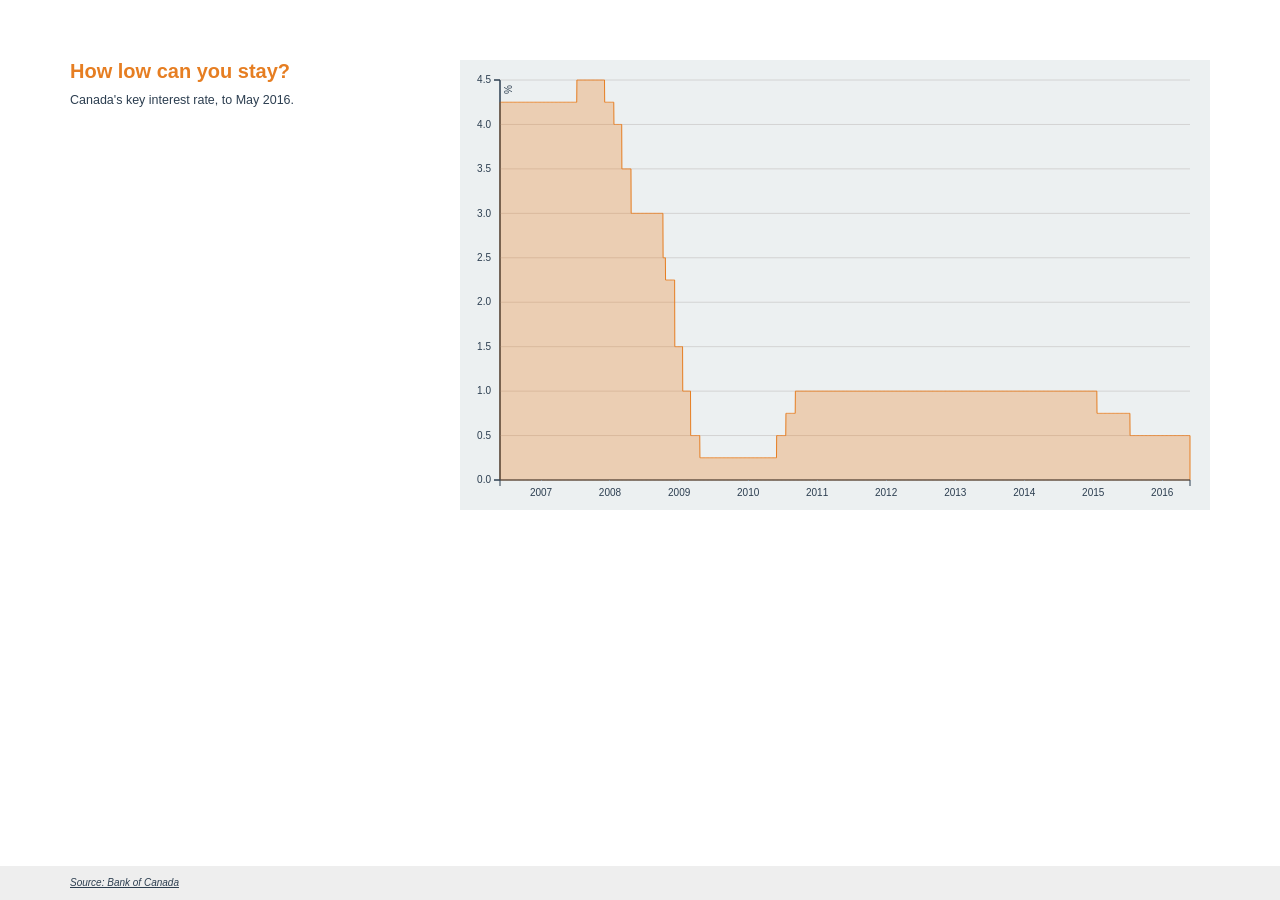
<file: index.html>
<!DOCTYPE html> 
<html>
  <head>
    <meta charset="utf-8">
    <meta name="viewport" content="width=device-width, initial-scale=1, maximum-scale=1">
    <script src="bower_components/d3-queue/d3-queue.js"></script>
    <script src="bower_components/d3/d3.min.js"></script>
    <link href='bower_components/bootstrap/dist/css/bootstrap.min.css' rel='stylesheet'/>
    <link href='css/style.css' rel='stylesheet'/>

    <title>How low can you stay?</title>
  </head>
  <body>
    <div class="container">
      <div class="row">
        <div class="col-md-4">
          <h1>How low can you stay?</h1>
          <p>
            Canada's key interest rate, to May 2016. 
          </p>
        </div>
        <div class="col-md-8">
           <main>
            </main>
        </div>        
      </div>
    </div>
  </div>

    <footer class="footer">
      <div class="container">
        <a href="https://github.com/radiocontrolled/cdn-interest">Source: Bank of Canada</a>
      </div>
    </footer>   
    <script src="js/main.js"></script>
  </body>
</html>
</file>
<file: css/style.css>
body{font-size:10px;background:#fff;padding-top:60px}svg{background:#2c3e50;background:#ecf0f1}h1,h2{color:#e67e22;font-weight:700;font-size:2em;margin-top:0}p.bigger{font-size:1.5em}p{color:#2c3e50;font-size:1.25em;margin-bottom:0}a,a:hover,a:focus{color:#2c3e50;font-style:italic}text{fill:#ecf0f1;fill:#2c3e50}.axis path{fill:transparent;stroke-width:1;stroke:#ecf0f1;stroke:#2c3e50}.y.axis line{fill:none;stroke:#ecf0f1;shape-rendering:crispEdges;stroke-width:0}.x.axis line{shape-rendering:crispedges;stroke:#ecf0f1;stroke-width:1}.pretty text{display:none}.area{fill:#e67e22;stroke-width:1;fill-opacity:.3;stroke:#e67e22}.grid .tick{stroke:lightgrey;opacity:.7}.grid path{stroke-width:0}.footer{background:#eee;color:#fff;bottom:0;position:absolute;width:100%;padding:1em 0 1em 0}.footer a{color:#2c3e50;text-decoration:underline}@media (max-width:769px){body{padding-top:20px}h1,h2{font-size:2.75em}p{margin-bottom:1em}text{font-size:8px}}
</file>
